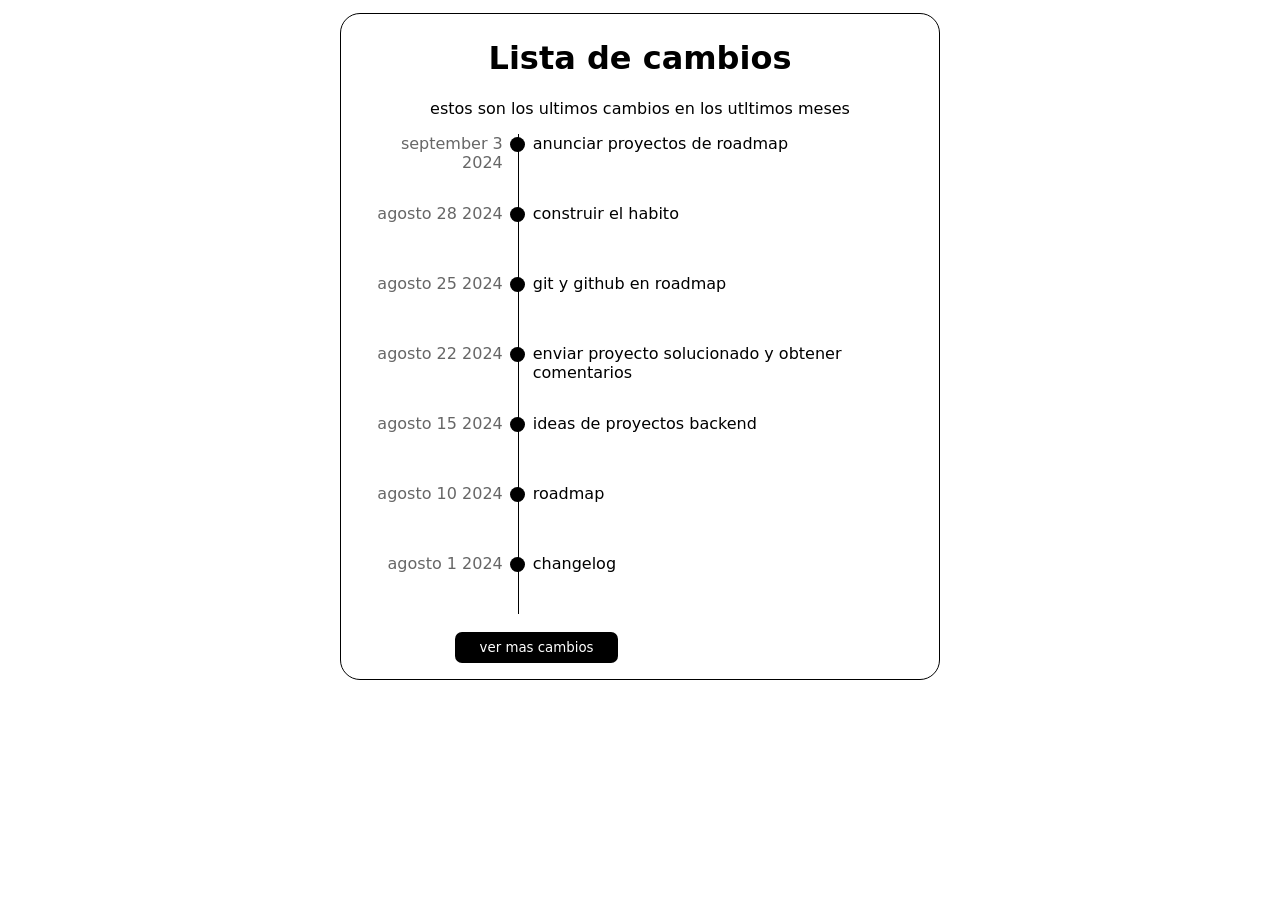
<file: CSS/02 - Changelog/index.html>
<!DOCTYPE html>
<html lang="en">
  <head>
    <link type="text/css" rel="stylesheet" href="style.css"/>
  </head>
  <body>
    <!DOCTYPE html>
<html lang="en">
<head>
  <meta charset="UTF-8">
  <meta name="viewport" content="width=device-width, initial-scale=1.0">
  <title>chagelog</title>
</head>
<body>
  <div class="changelog">
    <div class="chagelog__container">
      <h1 class="changelog__title">Lista de cambios</h1>
      <p>estos son los ultimos cambios en los utltimos meses</p>
    </div>
    <ul class="changelog__timeList">
      <li>
        <time datetime="2024-09-3">september 3 2024</time>
      </li>
      <li>
        <time datetime="2024-08-38">agosto 28 2024</time>
      </li>
      <li>
        <time datetime="2024-08-25">agosto 25 2024</time>
      </li>
      <li>
        <time datetime="2024-08-22">agosto 22 2024</time>
      </li>
      <li>
        <time datetime="2024-08-15">agosto 15 2024</time>
      </li>
      <li>
        <time datetime="2024-08-10">agosto 10 2024</time>
      </li>
      <li>
        <time datetime="2024-08-1">agosto 1 2024</time>
      </li>
    </ul>
    <ul class="changelog__descripcionList">
      <li>anunciar proyectos de roadmap</li>
      <li>construir el habito</li>
      <li>git y github en roadmap</li>
      <li>enviar proyecto solucionado y obtener comentarios</li>
      <li>ideas de proyectos backend</li>
      <li>roadmap</li>
      <li>changelog</li>
    </ul>
    <div class="chagelog__container">
      <button class="chagelog__button">ver mas cambios</button>
    </div>
  </div>
</body>
</html>
    <script type="module" src="script.js"></script>
  </body>
</html>
</file>
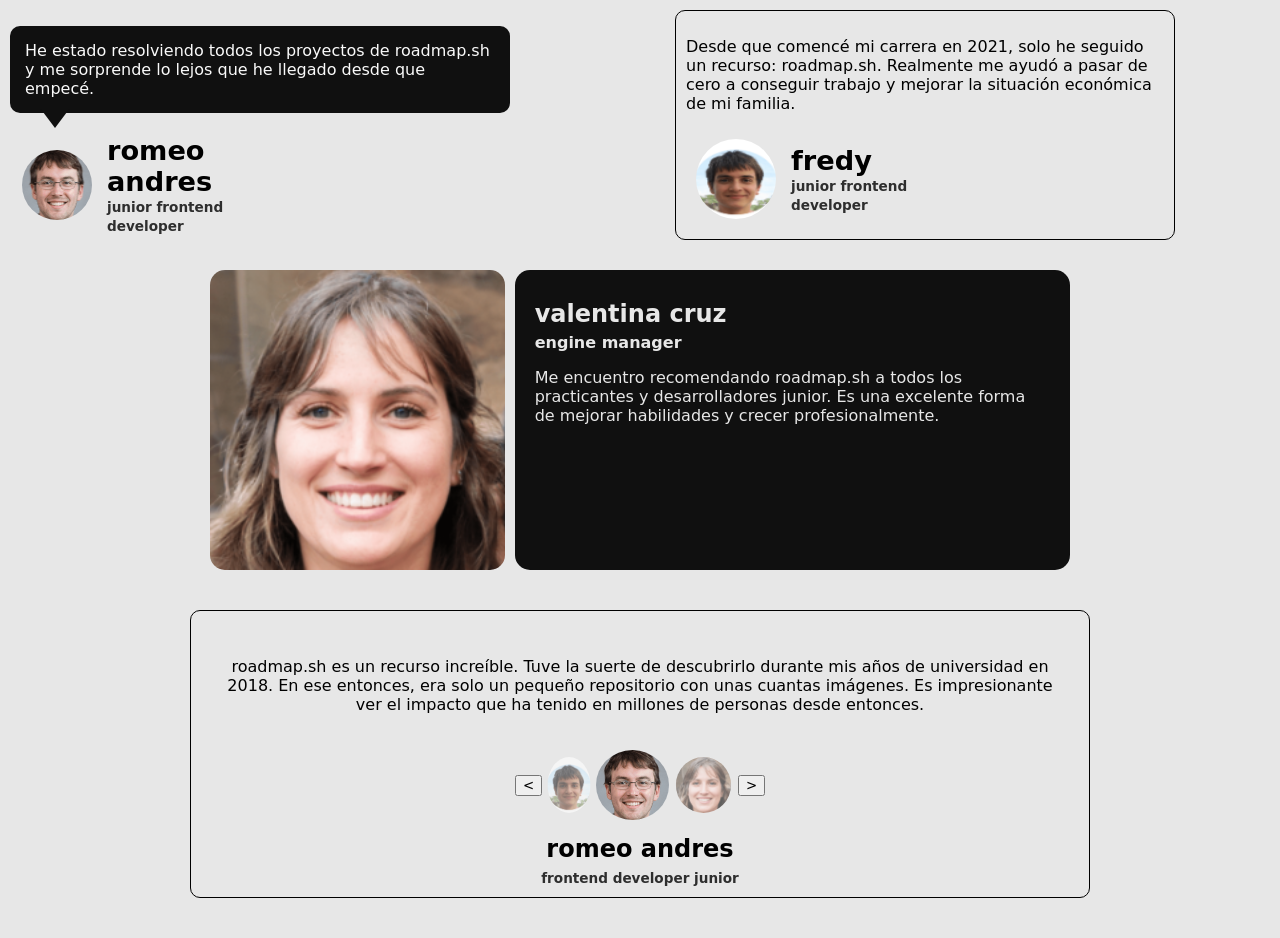
<file: CSS/03 -  Testimonial Cards/index.html>
<!doctype html>
<html lang="en">
  <head>
    <meta charset="UTF-8" />
    <meta name="viewport" content="width=device-width, initial-scale=1.0" />
    <title>Testimonial cards</title>
    <link rel="stylesheet" href="style.css" />
  </head>
  <body>
    <section class="card">
      <article class="card1">
        <p class="card1__comentario">
          He estado resolviendo todos los proyectos de roadmap.sh y me sorprende
          lo lejos que he llegado desde que empecé.
        </p>
        <figure class="card1__perfil">
          <img
            class="card1__img"
            src="assets/romeo-andres.png"
            alt="foto de romeo andres"
          />
          <figcaption class="card1__informacion">
            <h2 class="card1__nombre">romeo andres</h2>
            <span class="card1__cargo">
              <strong> junior frontend developer </strong>
            </span>
          </figcaption>
        </figure>
      </article>
      <article class="card2">
        <p class="card2__comentario">
          Desde que comencé mi carrera en 2021, solo he seguido un recurso:
          roadmap.sh. Realmente me ayudó a pasar de cero a conseguir trabajo y
          mejorar la situación económica de mi familia.
        </p>
        <figure class="card2__perfil">
          <img class="card2__img" src="assets/fredy.png" alt="foto de fredy" />
          <figcaption class="card2__informacion">
            <h2 class="card2__nombre">fredy</h2>
            <span class="card2__cargo"
              ><strong> junior frontend developer </strong></span
            >
          </figcaption>
        </figure>
      </article>
      <article class="card3">
        <img
          class="card3__img"
          src="assets/valentina.png"
          alt="foto de valentina cruz"
        />
        <div class="card3__contenedor">
          <div class="card3__perfil">
            <h2 class="card3__nombre">valentina cruz</h2>
            <span class="card3__cargo"><strong>engine manager</strong></span>
          </div>
          <p class="card3__comentario">
            Me encuentro recomendando roadmap.sh a todos los practicantes y
            desarrolladores junior. Es una excelente forma de mejorar
            habilidades y crecer profesionalmente.
          </p>
        </div>
      </article>
    </section>
    <section class="cards">
      <p class="cards__comentario">
        roadmap.sh es un recurso increíble. Tuve la suerte de descubrirlo
        durante mis años de universidad en 2018. En ese entonces, era solo un
        pequeño repositorio con unas cuantas imágenes. Es impresionante ver el
        impacto que ha tenido en millones de personas desde entonces.
      </p>
      <div class="cards__contenedor">
        <div class="cards__perfil">
          <button>&lt</button>
          <img class="cards__img cards__img--left" src="assets/fredy.png" />
          <img class="cards__img" src="assets/romeo-andres.png" alt="foto romeo andres" />
          <img class="cards__img cards__img--right" src="assets/valentina.png" />
          <button>&gt</button>
        </div>
        <div class="cards__informacion">
          <h2 class="cards__nombre">romeo andres</h2>
          <span class="cards__cargo"><strong>frontend developer junior</strong></span>
        </div>
      </div>
    </section>
  </body>
</html>
</file>
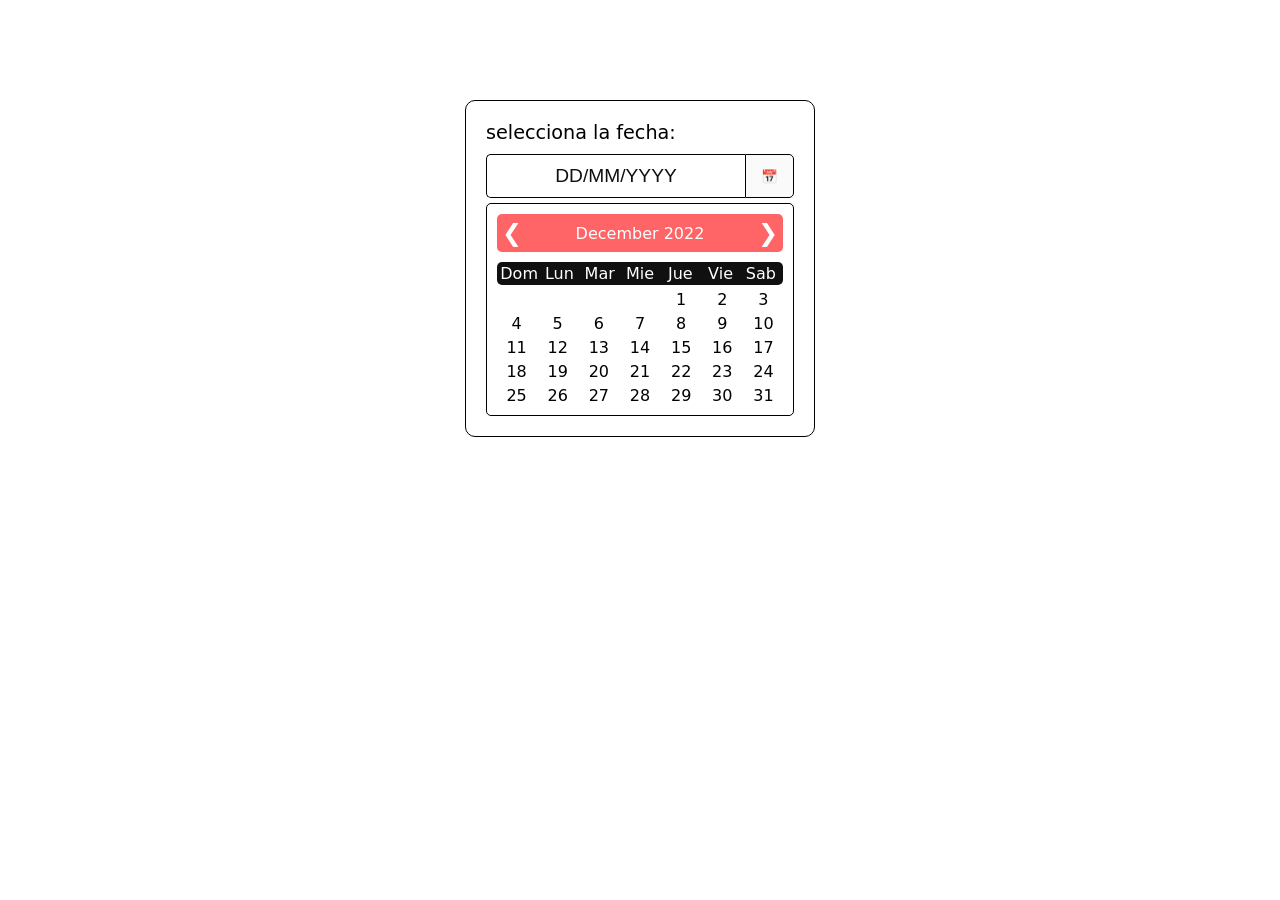
<file: CSS/04 - Data Picker/index.html>
<!DOCTYPE html>
<html lang="en">
<head>
    <meta charset="UTF-8">
    <meta name="viewport" content="width=device-width, initial-scale=1.0">

    <link rel="stylesheet" href="style.css">

    <title>Data picker</title>
</head>
<body>
    <form class="formulario">

        <label class="formulario__label" for="date">selecciona la fecha:</label>
        <div class="formulario__input-container">
            <input class="formulario__input" type="text" id="date" name="date" placeholder="DD/MM/YYYY">
            <button class="formulario__input-button" type="button">&#128197;</button>
        </div>

        <div class="calendario">
            <div class="calendario__header">
                <span class="calendario__prev">&#10094;</span>
                <div class="calendario__month-year">
                    <span class="calendario__month">December</span>
                    <span class="calendario__year">2022</span>
                </div>
                <span class="calendario__next">&#10095;</span>
            </div>
            <div class="calendario__body">
                <div class="calendario__weekdays">
                    <span>Dom</span>
                    <span>Lun</span>
                    <span>Mar</span>
                    <span>Mie</span>
                    <span>Jue</span>
                    <span>Vie</span>
                    <span>Sab</span>
                </div>
                <div class="calendario__days">
                    <span>1</span>
                    <span>2</span>
                    <span>3</span>
                    <span>4</span>
                    <span>5</span>
                    <span>6</span>
                    <span>7</span>
                    <span>8</span>
                    <span>9</span>
                    <span>10</span>
                    <span>11</span>
                    <span>12</span>
                    <span>13</span>
                    <span>14</span>
                    <span>15</span>
                    <span>16</span>
                    <span>17</span>
                    <span>18</span>
                    <span>19</span>
                    <span>20</span>
                    <span>21</span>
                    <span>22</span>
                    <span>23</span>
                    <span>24</span>
                    <span>25</span>
                    <span>26</span>
                    <span>27</span>
                    <span>28</span>
                    <span>29</span>
                    <span>30</span>
                    <span>31</span>
                </div>
            </div>
        </div>
    </form>
</body>
</html>
</file>
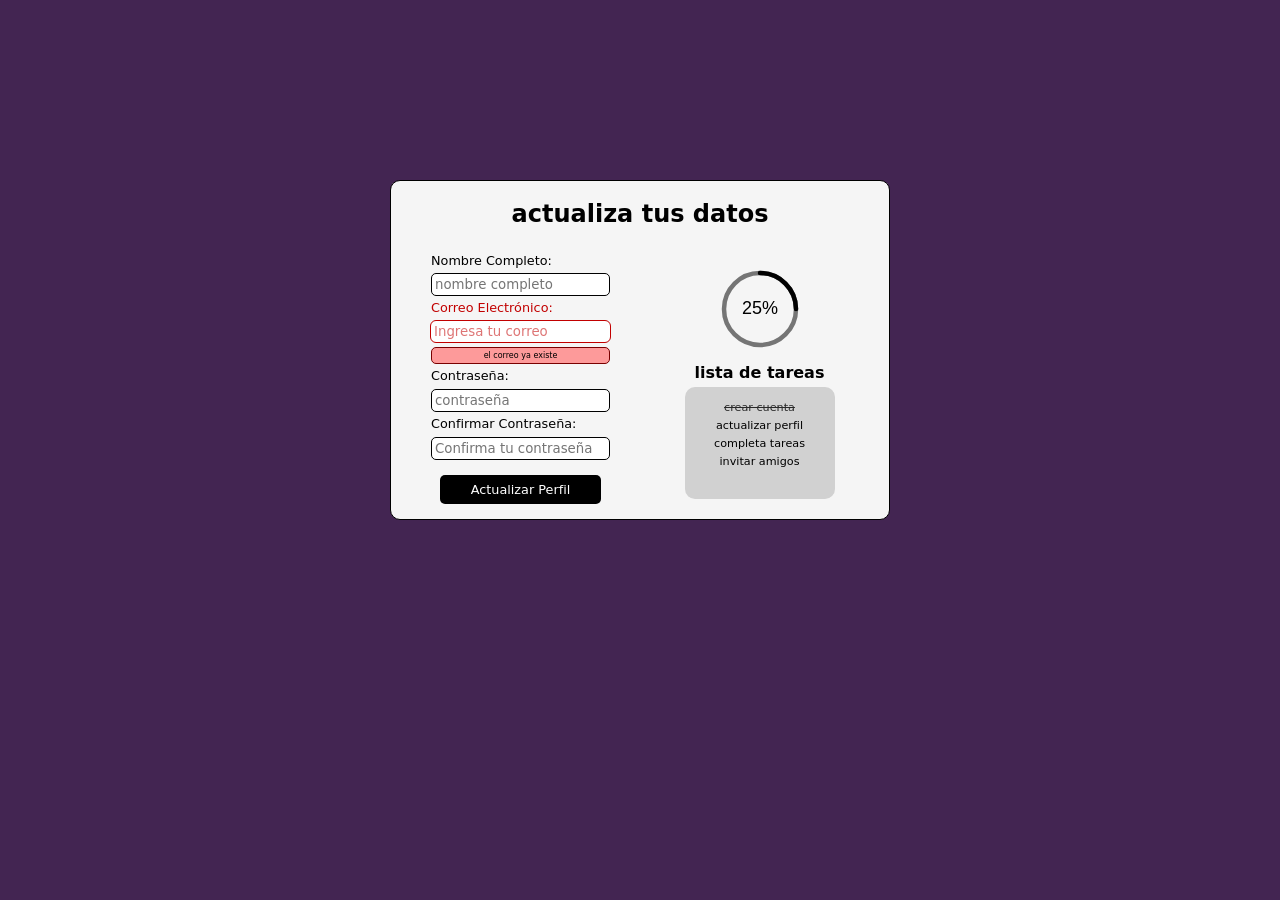
<file: CSS/05 - Form Ui/index.html>
<!doctype html>
<html lang="es">
  <head>
    <meta charset="UTF-8" />
    <meta name="viewport" content="width=device-width, initial-scale=1.0" />
    <title>Form UI</title>
    <link rel="stylesheet" href="normalize.css" />
    <link rel="stylesheet" href="style.css" />
  </head>
  <body>
    <main class="main">
      <h2 class="main__title">actualiza tus datos</h2>
      <div class="info">
        <object class="info__loading" data="assets/loading.svg" type="image/svg+xml"></object>
        <h3 class="info__title">lista de tareas</h3>
        <ul class="info__list">
          <li class="completed">crear cuenta</li>
          <li>actualizar perfil</li>
          <li>completa tareas</li>
          <li>invitar amigos</li>
        </ul>
      </div>
      <form class="form">
        <label for="name">Nombre Completo:</label>
        <input type="text" id="name" name="name" placeholder="nombre completo" required />

        <label class="form__emailLabel" for="email">Correo Electrónico:</label>
        <input class="form__email" type="email" id="email" name="email" placeholder="Ingresa tu correo" required />

        <div class="form__notif">
          <p>el correo ya existe</p>
        </div>

        <label for="password">Contraseña:</label>
        <input type="password" id="password" name="password" placeholder="contraseña" required />

        <label for="confirm-password">Confirmar Contraseña:</label>
        <input
          type="password"
          id="confirm-password"
          name="confirm-password"
          placeholder="Confirma tu contraseña"
          required
        />
        <button type="submit">Actualizar Perfil</button>
      </form>
    </main>
  </body>
</html>
</file>
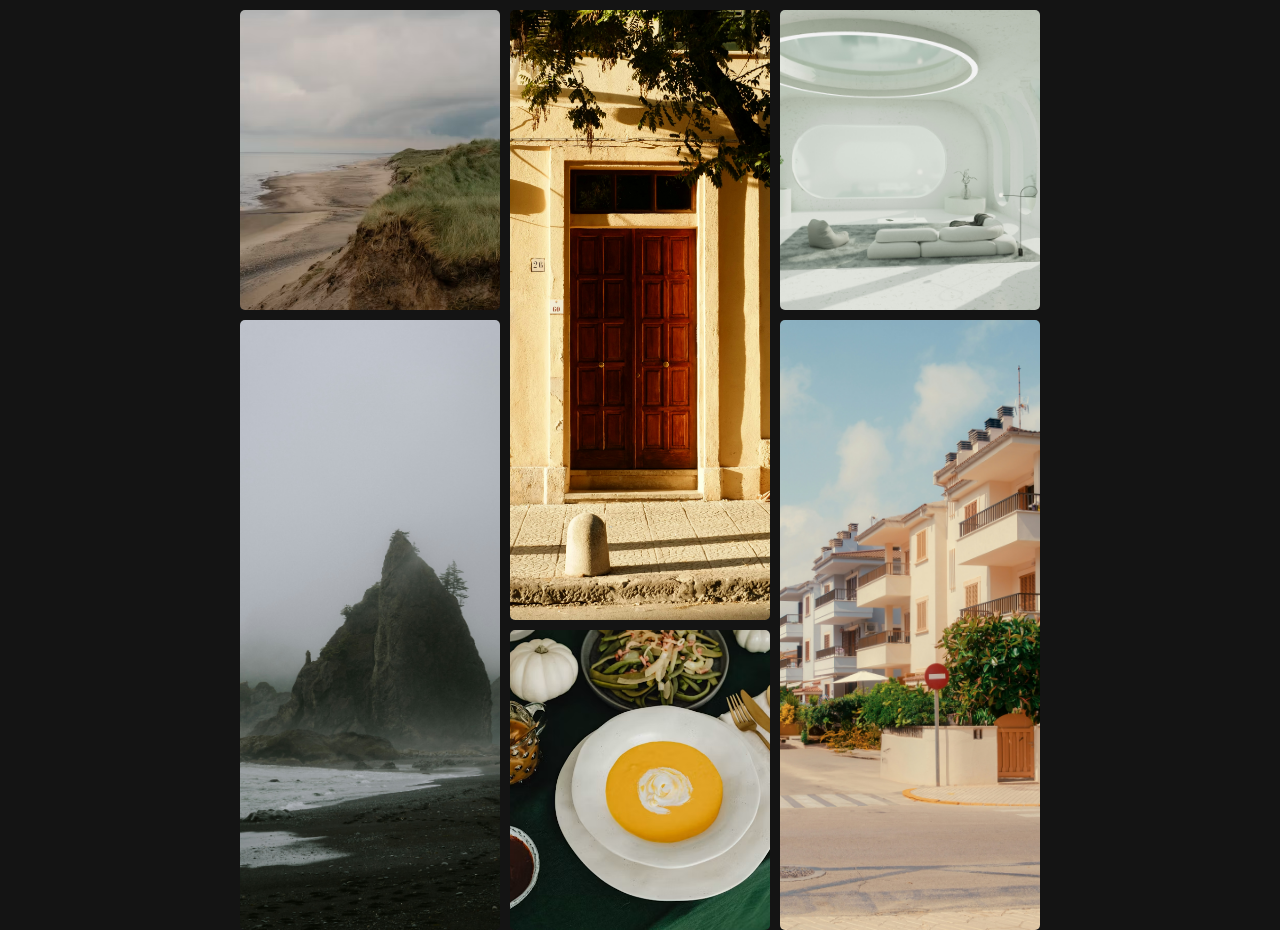
<file: CSS/06 - Image Grid Layout/index.html>
<!DOCTYPE html>
<html lang="en">
<head>
  <meta charset="UTF-8">
  <meta name="viewport" content="width=device-width, initial-scale=1.0">
  <title>Layaout css</title>

  <link rel="stylesheet" href="style.css">
</head>
<body>
  <main class="main">
    <img class="main__image" src="assets/foto1.avif" alt="foto1">
    <img class="main__image main__image--2" src="assets/foto2.jpg" alt="foto2">
    <img class="main__image" src="assets/foto3.jpg" alt="foto3">
    <img class="main__image main__image--2" src="assets/foto4.jpg" alt="foto4">
    <img class="main__image main__image--2" src="assets/foto5.jpg" alt="foto5">
    <img class="main__image" src="assets/foto6.avif" alt="foto6">
  </main>
</body>
</html>
</file>
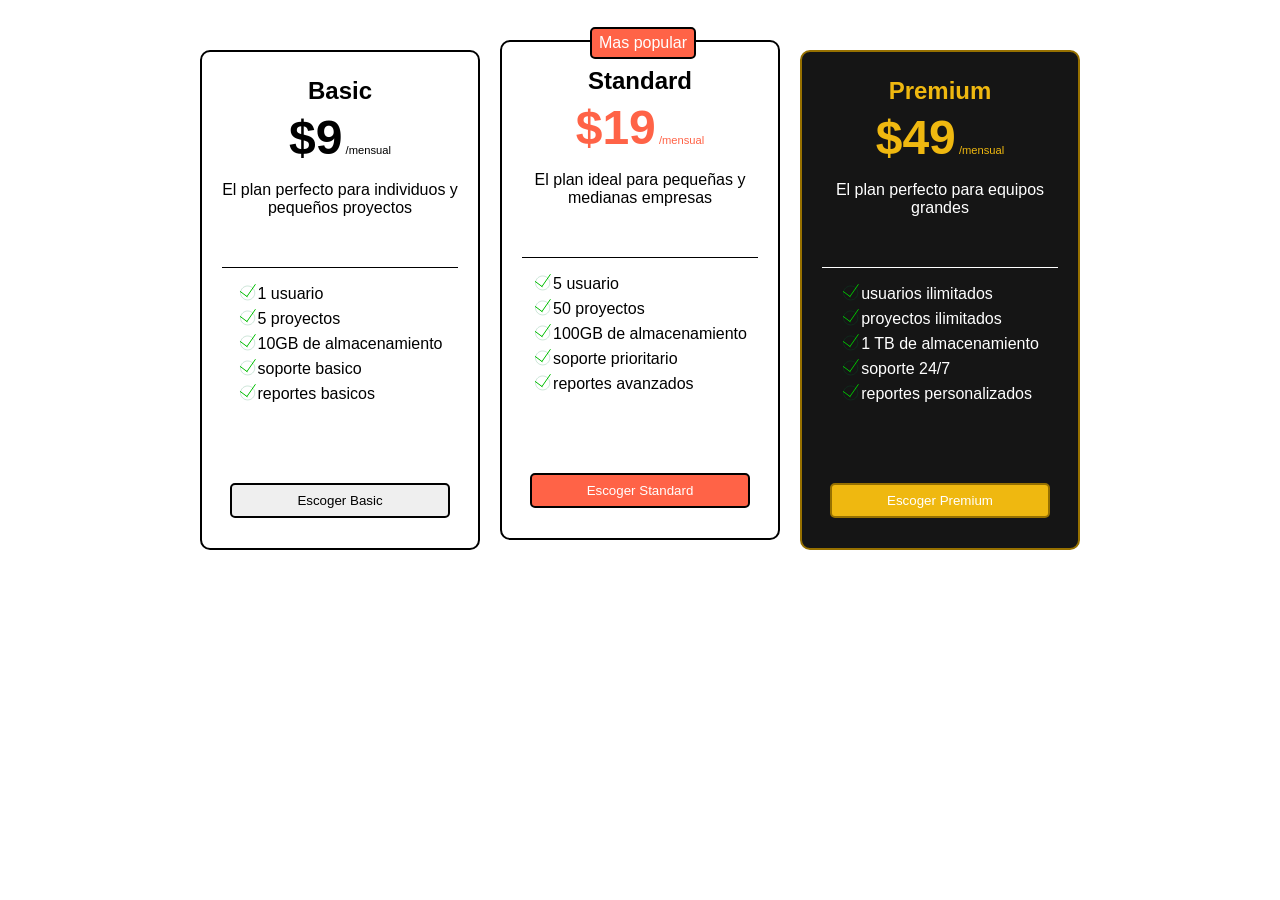
<file: CSS/08 - pricing cards/index.html>
<!DOCTYPE html>
<html lang="en">
<head>
  <meta charset="UTF-8">
  <meta name="viewport" content="width=device-width, initial-scale=1.0">
  <title>Precios</title>


  <link rel="stylesheet" href="style.css">
</head>
<body>
  <main class="main">
    <section class="pricing">
      <div class="pricing__card">
        <div class="pricing__container">
          <h2 class="pricing__title">Basic</h2>
          <p class="pricing__price"><span>$9</span> /mensual</p>
          <p class="pricing__description">El plan perfecto para individuos y pequeños proyectos</p>
        </div>
        <ul class="pricing__features">
          <li>1 usuario</li>
          <li>5 proyectos</li>
          <li>10GB de almacenamiento</li>
          <li>soporte basico</li>
          <li>reportes basicos</li>
        </ul>
        <button class="pricing__button">Escoger Basic</button>
      </div>

      <div class="pricing__card pricing__card-mostPopular">
        <div class="pricing__container">
          <h2 class="pricing__title">Standard</h2>
          <p class="pricing__price"><span>$19</span> /mensual</p>
          <p class="pricing__description">El plan ideal para pequeñas y medianas empresas</p>
        </div>
        <ul class="pricing__features">
          <li>5 usuario</li>
          <li>50 proyectos</li>
          <li>100GB de almacenamiento</li>
          <li>soporte prioritario</li>
          <li>reportes avanzados</li>
        </ul>
        <button class="pricing__button">Escoger Standard</button>
      </div>
      <div class="pricing__card pricing__card-Premium">
        <div class="pricing__container">
          <h2 class="pricing__title">Premium</h2>
          <p class="pricing__price"><span>$49</span> /mensual</p>
          <p class="pricing__description">El plan perfecto para equipos grandes</p>
        </div>
        <ul class="pricing__features">
          <li>usuarios ilimitados</li>
          <li>proyectos ilimitados</li>
          <li>1 TB de almacenamiento</li>
          <li>soporte 24/7</li>
          <li>reportes personalizados</li>
        </ul>
        <button class="pricing__button">Escoger Premium</button>
      </div>
    </section>
  </main>
</body>
</html>
</file>
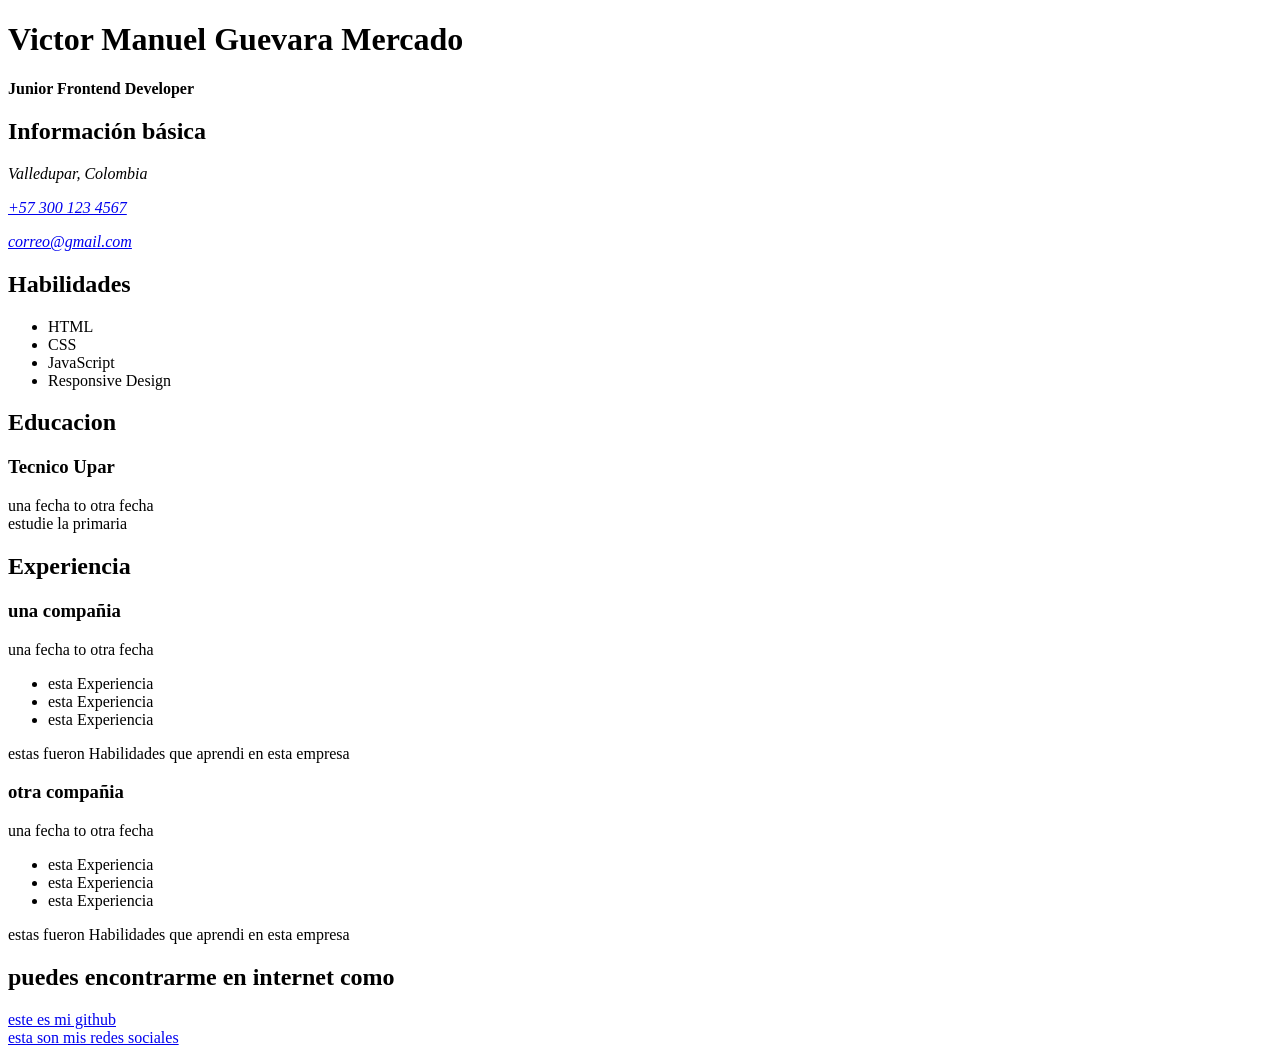
<file: html/01 - Single-Page-CV/index.html>
<!doctype html>
<html lang="en">
  <head>
    <meta charset="UTF-8" />
    <meta name="viewport" content="width=device-width, initial-scale=1.0" />
    <title>My CV</title>
  </head>
  <body>
    <main>
      <header>
        <h1>Victor Manuel Guevara Mercado</h1>
        <p><strong>Junior Frontend Developer</strong></p>
      </header>
      <section>
        <h2>Información básica</h2>
        <address>
          <p>Valledupar, Colombia</p>
          <p><a href="tel:+573001234567">+57 300 123 4567</a></p>
          <p><a href="mailto:correo@gmail.com">correo@gmail.com</a></p>
        </address>
      </section>
      <section>
        <h2>Habilidades</h2>
        <ul>
          <li>HTML</li>
          <li>CSS</li>
          <li>JavaScript</li>
          <li>Responsive Design</li>
        </ul>
      </section>
      <section>
        <h2>Educacion</h2>
        <article>
          <h3>Tecnico Upar</h3>
          <p>
            <time datetime="2024-02-20">una fecha</time>
            to
            <time datetime="2026-02-20">otra fecha</time>
            <br />

            estudie la primaria
          </p>
        </article>
      </section>
      <section>
        <h2>Experiencia</h2>
        <article>
          <h3>una compañia</h3>
          <p>
            <time datetime="2024-02-20">una fecha</time>
            to
            <time datetime="2026-02-20">otra fecha</time>
          </p>
          <ul>
            <li>esta Experiencia</li>
            <li>esta Experiencia</li>
            <li>esta Experiencia</li>
          </ul>
          <p>estas fueron Habilidades que aprendi en esta empresa</p>
        </article>
        <article>
          <h3>otra compañia</h3>
          <p>
            <time datetime="2024-02-20">una fecha</time>
            to
            <time datetime="2026-02-20">otra fecha</time>
          </p>
          <ul>
            <li>esta Experiencia</li>
            <li>esta Experiencia</li>
            <li>esta Experiencia</li>
          </ul>
          <p>estas fueron Habilidades que aprendi en esta empresa</p>
        </article>
      </section>
      <section>
        <h2>puedes encontrarme en internet como</h2>
        <a href="#github">este es mi github</a> <br />
        <a href="#otra">esta son mis redes sociales</a>
      </section>
    </main>
  </body>
</html>
</file>
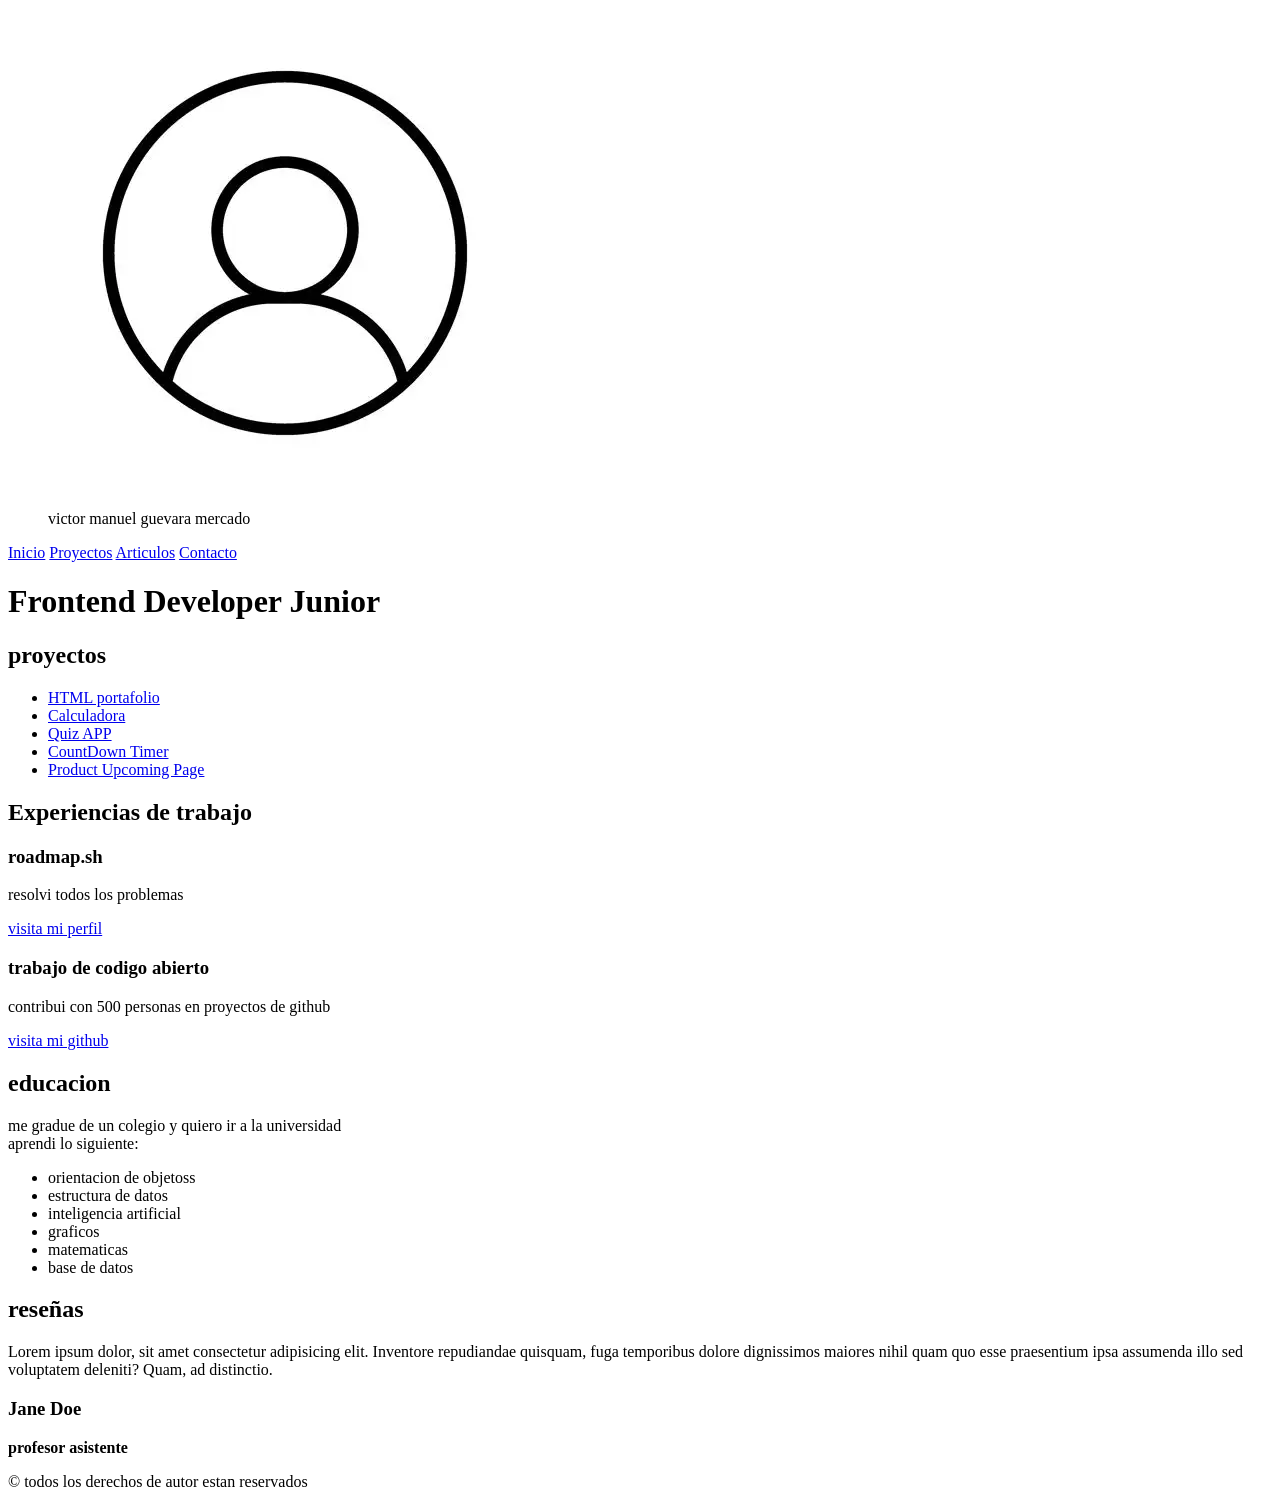
<file: html/02 - Basic-Website/index.html>
<!DOCTYPE html>
<html lang="es">
<head>
  <meta charset="UTF-8">
  <meta name="viewport" content="width=device-width, initial-scale=1.0">
  <meta name="description" content="Portafolio de Victor Manuel Guevara Mercado, Frontend Developer Junior especializado en HTML, CSS y JavaScript.">
  <title>Victor Guevara - Frontend Developer Junior</title>
</head>
<body>
  <header>
    <nav>
      <figure>
        <img src="assets/perfil.webp" alt="foto de perfil usuario">
        <p>victor manuel guevara mercado</p>
      </figure>
      <div>
        <a href="./index.html">Inicio</a>
        <a href="#proyectos">Proyectos</a>
        <a href="#Articulos">Articulos</a>
        <a href="#Contacto">Contacto</a>
      </div>
    </nav>
    <h1>Frontend Developer Junior</h1>
  </header>
  <main>
    <section>
      <h2>proyectos</h2>
      <ul>
        <li><a href="#HTMLPORTAFOLIO">HTML portafolio</a></li>
        <li><a href="#Calculadora">Calculadora</a></li>
        <li><a href="#QuizApp">Quiz APP</a></li>
        <li><a href="#Count">CountDown Timer</a></li>
        <li><a href="#Product">Product Upcoming Page</a></li>
      </ul>
    </section>
    <section>
      <h2>Experiencias de trabajo</h2>
      <article>
        <h3>roadmap.sh</h3>
        <p>resolvi todos los problemas</p>
        <a href="#profile">visita mi perfil</a>
      </article>
      <article>
        <h3>trabajo de codigo abierto</h3>
        <p>contribui con 500 personas en proyectos de github</p>
        <a href="#github">visita mi github</a>
      </article>
    </section>
    <section>
      <h2>educacion</h2>
      <p>
        me gradue de un colegio y quiero ir a la universidad <br>
        aprendi lo siguiente:
      </p>
      <ul>
        <li>orientacion de objetoss</li>
        <li>estructura de datos</li>
        <li>inteligencia artificial</li>
        <li>graficos</li>
        <li>matematicas</li>
        <li>base de datos</li>
      </ul>
    </section>
  </main>
  <footer>
    <section>
      <h2>reseñas</h2>
      <article>
        <p>Lorem ipsum dolor, sit amet consectetur adipisicing elit. Inventore repudiandae quisquam, fuga temporibus dolore dignissimos maiores nihil quam quo esse praesentium ipsa assumenda illo sed voluptatem deleniti? Quam, ad distinctio.</p>
        <h3>Jane Doe</h3>
        <p><strong>profesor asistente</strong></p>
      </article>
    </section>
    <p><span>&copy;</span> todos los derechos de autor estan reservados</p>
  </footer>
</body>
</html>
</file>
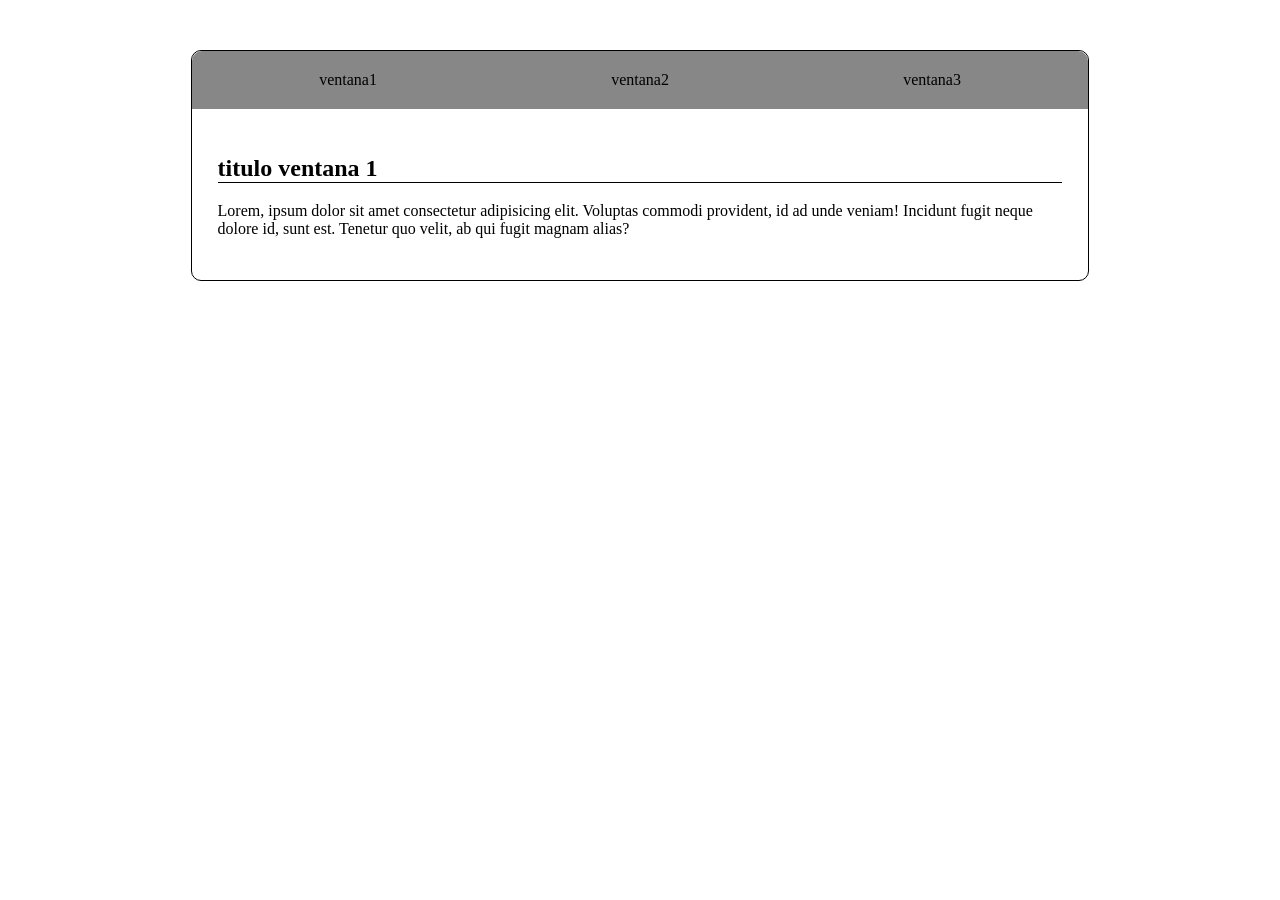
<file: javascript/02 - ProyectoJS-Tabs-main/index.html>
<!DOCTYPE html>
<html lang="en">
  <head>
    <meta charset="UTF-8">
    <link rel="stylesheet" href="./style.css">
    <meta name="viewport" content="width=device-width, initial-scale=1.0">
    <title>ProyectoJS</title>
  </head>
  <body>
    <div class="container">
      <nav class="container_nav">
        <a href="#" class="container_link" onclick="cambiarTab('tab1')" >ventana1</a>
        <a href="#" class="container_link" onclick="cambiarTab('tab2')" >ventana2</a>
        <a href="#" class="container_link" onclick="cambiarTab('tab3')" >ventana3</a>
      </nav>
      <main class="container_main">
        <section class="container_tab activa --tab1">
          <h2 class="container_title">titulo ventana 1</h2>
          <p class="container_text">
            Lorem, ipsum dolor sit amet consectetur adipisicing elit. Voluptas commodi provident, id ad unde veniam! Incidunt fugit neque dolore id, sunt est. Tenetur quo velit, ab qui fugit magnam alias?
          </p>
        </section>
        <section class="container_tab --tab2">
          <h2 class="container_title">titulo ventana 2</h2>
          <p class="container_text">
            Lorem ipsum dolor sit amet consectetur adipisicing elit. Quod, repudiandae ut dolores quaerat itaque necessitatibus alias delectus, porro assumenda enim, suscipit dolore saepe quas nisi labore molestiae quis magni doloremque.
          </p>
        </section>
        <section class="container_tab --tab3">
          <h2 class="container_title">titulo ventana 3</h2>
          <p class="container_text">
            Lorem ipsum dolor sit amet, consectetur adipisicing elit. Corporis veritatis molestias enim quasi expedita sunt modi vel, ipsum ducimus nisi quam, libero eius voluptatem id doloribus consequuntur quod, dolorum non.
          </p>
        </section>
      </main>
    </div>
    <script src="./script.js"></script>
  </body>
</html>
</file>
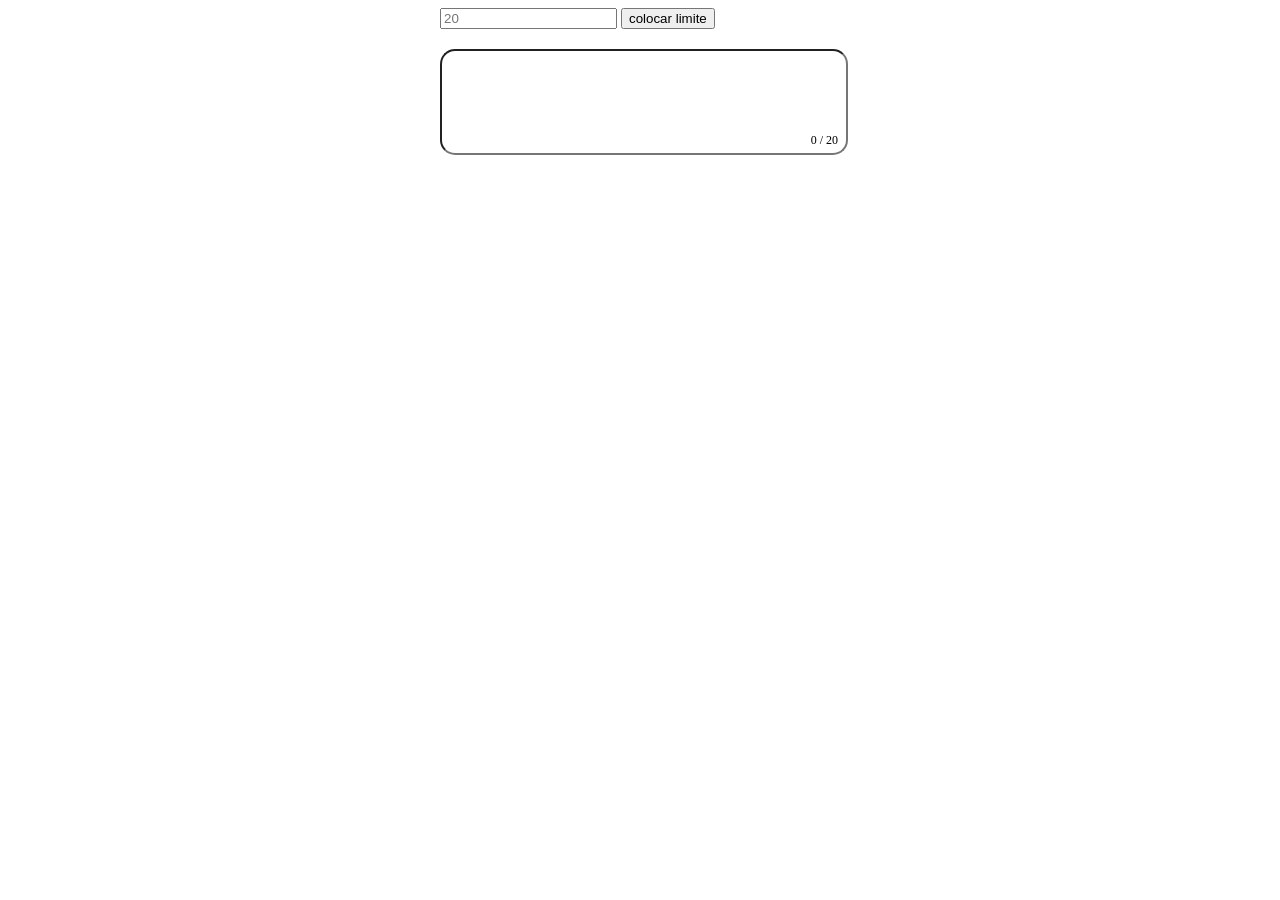
<file: javascript/03 - Restricted_Textarea/index.html>
<!DOCTYPE html>
<html lang="en">
  <head>
    <meta charset="UTF-8">
    <link rel="stylesheet" href="./style.css">
    <meta name="viewport" content="width=device-width, initial-scale=1.0">
    <title>Pen</title>
  </head>
  <body>
    <div class="container">
      <div class="container__form">
        <input class="container__setlimite" type="number" placeholder="20">
        <input class="container__button" type="button" value="colocar limite">
      </div>
      <input class="container__input" type="text">
      <span class="container__contador">
        <span class="container__contador--contador">0</span> 
        / 
        <span class="container__contador--limite">250</span>
      </span>
    </div>
    <script src="./script.js"></script>
  </body>
</html>
</file>
<file: CSS/02 - Changelog/style.css>
:root {
  --height-listItems: 60px; /*default: 60px*/
  --gap-listItems: 10px; /*default: 10px*/

  --distancia-list: 30px; /*default: 30px; */
  --size-viñeta: 15px; /*default: 15px*/
}

* {
  box-sizing: border-box;
  font-family: system-ui, -apple-system, BlinkMacSystemFont, 'Segoe UI', Roboto, Oxygen, Ubuntu, Cantarell, 'Open Sans', 'Helvetica Neue', sans-serif;
}

body {
  display: flex;
  justify-content: center;
  margin: 0;
}

.changelog {
  display: flex;
  padding: 2% 2%;
  margin: 1% 2%;
  border: 1px solid;
  border-radius: 20px;
  max-width: 600px;
  min-width: 300px;
  height: fit-content;

  flex-flow: row wrap;

  position: relative;
}

.chagelog__container {
  min-height: 40px;

  flex-basis: 100%;
  text-align: center;
}

.changelog__title {
  text-align: center;
  margin-top: 0;
}

.changelog__timeList {
  display: flex;
  margin: 0;
  padding: 0;

  flex-flow: column wrap;
  flex-grow: 1;
  gap: var(--gap-listItems);
  flex-basis: 10%;
  align-content: flex-end;

  list-style: none;
}

.changelog__timeList li {
  height: var(--height-listItems);

  text-align: end;
  white-space: wrap;

  color: rgba(0, 0, 0, 0.6);
}

.changelog__descripcionList {
  display: flex;
  margin: 0;
  padding: 0;
  min-width: 0;
  margin-left: var(--distancia-list);

  flex-flow: column wrap;
  flex-basis: 10%;
  flex-grow: 4;
  gap: var(--gap-listItems);

  list-style: none;

  position: relative;

  &::before {
    content: "";
    height: 100%;
    width: 1px;

    background-color: black;

    position: absolute;
    left: calc(var(--distancia-list)/2*-1);
  }
}

.changelog__descripcionList li {
  flex-grow: 1;
  height: var(--height-listItems);
  position: relative;

  &::before {
    content: "";
    width: var(--size-viñeta);
    height: var(--size-viñeta);
    background: black;
    border-radius: 50%;
    
    position: absolute;
    left: calc(var(--size-viñeta) *-1 - (var(--distancia-list) - var(--size-viñeta))/2);
    top: 3px;
  }
}

.chagelog__button {
  position: absolute;
  left: 19%;
  bottom: 2.5%;

  border: 0;
  border-radius: 7px;
  padding: 8px 25px;

  background-color: black;
  color: white;

  transition: 
    background-color .5s,
    box-shadow 0.2s;

  &:hover {
    background-color: rgba(0, 0, 0, 0.6);
    box-shadow: 3px 3px rgba(0, 0, 0, 0.3);
  }
}
</file>
<file: CSS/03 -  Testimonial Cards/style.css>
body {
  margin: 0;
  background-color: #e7e7e7;
}

body * {
  font-family: system-ui, -apple-system, BlinkMacSystemFont, 'Segoe UI', Roboto, Oxygen, Ubuntu, Cantarell, 'Open Sans', 'Helvetica Neue', sans-serif;
  box-sizing: border-box;
}

.card {
  display: grid;

  grid-template-columns: 1fr 1fr;
  gap: 20px 50px;
  justify-items: start;
  align-items: start;
}

/* primera card */

.card1 {
  padding: 10px;
}

.card1__comentario {
  padding: 15px;
  max-width: 500px;

  margin-bottom: 22px;
  
  border-radius: 10px;
  color: #fafafa;
  background-color: #101010;

  position: relative;

  &::after {
    content: "";

    position: absolute;
    bottom: -15px;
    left: 30px;

    border-left: 15px solid transparent;
    border-right: 15px solid transparent;
    border-top: 20px solid #101010;
  }
}

.card1__perfil {
  display: flex;
  gap: 15px;

  margin: 0;

  padding: 0 12px;

  align-items: center;

  width: 100%;
  max-width: 300px;
}

.card1__img {
  width: 70px;
  height: 70px;
  border-radius: 50%;
}

.card1__informacion {
  flex-basis: 30%;
  flex-grow: 1;
  
  max-width: 180px;
}

.card1__nombre {
  margin: 0;

  font-size: 1.7em;
}

.card1__cargo {
  font-size: .85em;
  opacity: .8;
}

/* segunda card */

.card2 {
  border: 1px solid;
  padding: 10px;
  margin: 10px;
  border-radius: 10px;
  max-width: 500px;
}

.card2__perfil {
  display: flex;
  gap: 15px;

  margin: 0;

  padding: 10px;

  align-items: center;

  width: 100%;
  max-width: 300px;

  border-radius: 10px;
}

.card2__img {
  width: 80px;
  height: 80px;
  border-radius: 50%;
}

.card2__informacion {
  flex-basis: 30%;
  flex-grow: 1;
  
  max-width: 180px;
}

.card2__nombre {
  margin: 0;

  font-size: 1.7em;
}

.card2__cargo {
  font-size: .85em;
  opacity: .8;
}

/* card 3 */

.card3 {
  display: flex;
  gap: 10px;
  padding: 0 20px;

  height: 30vw;
  max-height: 300px;
  width: 90%;
  max-width: 900px;

  justify-self: center;

  grid-column: 2 span;
}

.card3__img {
  border-radius: 15px;
  height: 100%;
  flex-grow: 0;
} 

.card3__contenedor {
  background-color: #101010;
  border-radius: 15px;
  padding: 10px 20px;
  color: #e7e7e7;
  padding-bottom: 50px;
  flex-basis: 50%;
  flex-grow: 1;
  height: 100%;
}

.card3__nombre {
  margin-bottom: 5px;
}

.cards {
  margin: 20px;
  border: 1px solid;
  padding: 10px;
  border-radius: 10px;
  max-width: 900px;
  margin: 40px auto;
}

.cards__comentario {
  text-align: center;
  padding: 20px;
}

.cards__contenedor {
  display: flex;
  flex-flow: column nowrap;
  gap: 10px;
  justify-content: center;
}

.cards__perfil {
  display: flex;
  justify-content: center;
  align-items: center;
}

.cards__img {
  height: 70px;
  border-radius: 50%;
}

.cards__img--left, .cards__img--right {
  scale: 0.8;
  opacity: .6;
}

.cards__informacion {
  text-align: center;

  & h2 {
    margin: 5px;
  }
}

.cards__cargo {
  font-size: .85em;
  opacity: .8;
}

/* para celulares */
@media (max-width: 800px) {
  .card {
    grid-template-columns: 1fr;
    justify-items: center;
    gap: 50px;
  }

  .card3 {
    width: 100%;
    grid-column: 1;
    height: 300px;
  }

  .card3__img {
    align-self: center;
    height: 40vw;
  }

  .cards {
    margin: 20px;
  }
}
</file>
<file: CSS/04 - Data Picker/style.css>
body {
    margin: 0;
    font-family: system-ui, -apple-system, BlinkMacSystemFont, 'Segoe UI', Roboto, Oxygen, Ubuntu, Cantarell, 'Open Sans', 'Helvetica Neue', sans-serif;
}

body * {
    box-sizing: border-box;
}

.formulario {
    width: min(350px, 90vw);
    min-height: 200px;
    margin: 100px auto;
    padding: 20px;
    border: 1px solid;
    border-radius: 10px;
}

.formulario__label {
    display: block;
    margin-bottom: 10px;
    font-size: 1.2rem;
}

.formulario__input-container {
    width: 100%;
    display: flex;
}

.formulario__input {
    padding: 10px 5px;
    font-size: 1.2rem;
    border: 1px solid;
    border-right: none;
    border-bottom-left-radius: 5px;
    border-top-left-radius: 5px;
    flex-grow: 1;
}

.formulario__input::placeholder {
    text-align: center;
    color: #101010;
} 

.formulario__input-button {
    background-color: #fafafa;
    padding: 10px 15px;
    border: 1px solid;
    border-top-right-radius: 5px;
    border-bottom-right-radius: 5px;
    cursor: pointer;

    &:hover {
        background-color: #e4e3e3;
    }

    &:active {
        background-color: #6b6b6b;
    }
}

.calendario {
    width: 100%;
    display: flex;
    flex-flow: column nowrap;
    align-items: center;
    margin-top: 5px;
    padding: 10px;
    border: 1px solid;
    border-radius: 5px;
}

.calendario__header {
    display: flex;
    flex-flow: row nowrap;
    justify-content: space-between;
    align-items: center;
    width: 100%;
    margin-bottom: 10px;
    background-color: #ff6467;
    color: #fff;
    border-radius: 5px;
}

.calendario__prev,
.calendario__next {
    font-size: 1.5rem;
    cursor: pointer;
    padding: 5px;
    border-radius: 5px;

    &:hover {
        background-color: #b33a3a;
    }

    &:active {
        background-color: #801a11;
    }
}

.calendario__month-year * {
    cursor: pointer;

    &:hover {
        text-decoration: underline;
    }
}

.calendario__body {
    width: 100%;
}

.calendario__weekdays {
    display: grid;
    grid-template-columns: repeat(7, 1fr);
    width: 100%;
    margin-bottom: 5px;
    justify-items: center;
    background-color: #101010;
    color: #fff;
    padding: 2px;
    border-radius: 5px;
}

.calendario__days {
    display: grid;
    grid-template-columns: repeat(7, 1fr);
    width: 100%;
    gap: 5px 2px;

    & * {
        width: 100%;
        height: 100%;
        text-align: center;
    }
}

.calendario__days span {
    border-radius: 2px;
    cursor: pointer;
    transition: background-color .2s ease;
    user-select: none;

    

    &:hover {
        background-color: #bebebe;
        color: #fff;
    }

    &:active {
        background-color: #1d1d1d;
        color: #fff;
    }
}

.calendario__days span:first-child {
    grid-column-start: 5;
}
</file>
<file: CSS/05 - Form Ui/style.css>
body {
  margin: 0;
  background-color: #432552;
}

body * {
  font-family: system-ui, -apple-system, BlinkMacSystemFont, 'Segoe UI', Roboto, Oxygen, Ubuntu, Cantarell, 'Open Sans', 'Helvetica Neue', sans-serif;
  box-sizing: border-box;
}

.main { 
  background-color: #f5f5f5;
  display: grid;
  grid-template-columns: 1fr;
  grid-template-rows: min(50px, 10%) repeat(auto-fit, 1fr);
  gap: 20px 10px;

  padding: min(15px, 2vw);
  margin: 20px max(5px, 10vw);
  border: 1px solid #000;
  border-radius: 10px;

  max-width: 500px;
}

.main__title {
  text-align: center;
  margin: 5px;
  grid-column: 1 / -1;
}

/* ------------------------------------- MAIN FORM */

.info {
  display: flex;
  flex-flow: column nowrap;
  align-items: center;
  
}

.info__loading {
  width: 90px;
  height: 90px;
  margin: 10px;
}

.info__title {
  margin: 0;
  font-size: 1rem;
}

.info__list {
  text-align: center;
  list-style: none;
  padding: 10px;
  margin: 5px;
  background-color: #d1d1d1;
  border-radius: 10px;
  width: 150px;

  flex-grow: 1;
}

.info__list li {
  font-size: 0.7rem;
  margin: 5px;
}

.info__list li.completed {
  text-decoration: line-through;
  opacity: 0.8;
}

/* ------------------------------------- FORM */

.form {
  display: flex;
  flex-flow: column nowrap;
  align-items: center;
  gap: 5px;
  margin: auto;
  align-items: start;
}

.form label {
  font-size: 0.8rem;
}

.form input {
  width: 100%;
  padding: 3px;
  border-radius: 5px;
  border: 1px solid #000;
}

input.form__email {
  border: 0;
  outline: 1px solid #c20000;
  color: #c20000;
}

.form__emailLabel {
  color: #c20000;
  font-size: 0.8rem;
}

.form__notif {
  font-size: 0.5rem;
  width: 100%;
  border-radius: 5px;
  background-color: #fd9a9a;
  color: #000;
  margin: 0;
  padding: 3px;
  border: 1px solid #790000;
}

.form__notif p {
  margin: 0;
  text-align: center;
}

.form button {
  background-color: #000;
  color: #fff;
  padding: 7px;
  border-radius: 5px;
  border: 0;
  align-self: center;
  width: 90%;
  font-size: .8rem;
  margin-top: 10px;
}
/*------------------------------------- FOR DESKTOP */

@media (min-width: 600px) {
  .main {
    grid-template-columns: 1fr 1fr;
    grid-template-rows: min(50px, 10%) repeat(auto-fit, 1fr);

    margin: 20vh auto;
  }

  .main__title {
    grid-column: 1 / -1;
  }

  .info {
    order: 4;
  }

  .form {
    order: 3;
  }
}
</file>
<file: CSS/06 - Image Grid Layout/style.css>
body {
  margin: 0;
  background-color: #141414;
}

body * {
  box-sizing: border-box;
}

.main {
  display: grid;
  max-width: 800px;
  height: 100vh;
  grid-template-columns: repeat(auto-fit, minmax(250px, 1fr));
  gap: 10px;
  grid-auto-rows: calc(100vh/3);
  margin: 10px auto;
}

.main__image {
  width: 100%;
  height: 100%;
  object-fit: cover;
  border-radius: 5px;
}

.main__image--2 {
  grid-row: span 2;
}
</file>
<file: CSS/08 - pricing cards/style.css>
body {
  margin: 0;
}

body * {
  box-sizing: border-box;
  font-family: sistem-ui, -apple-system, BlinkMacSystemFont, "Segoe UI", Roboto, "Helvetica Neue", Arial, sans-serif;
}

.pricing {
  position: relative;
  display: flex;
  flex-flow: row nowrap;
  justify-content: center;
  gap: 20px;
  margin: 50px auto;
  max-width: 900px;
  width: 100%;
}

.pricing__card {
  border-radius: 10px;
  display: flex;
  flex-flow: column nowrap;
  align-items: center;
  padding: 20px;
  border: 2px solid #000;
  width: 280px;
  height: 500px;
  position: relative;

  &.pricing__card-mostPopular {
    transform: translateY(-10px);

    &::after {
      position: absolute;
      top: -15px;
      left: calc(50% - 50px);
      content: "Mas popular";
      border: 2px solid #000;
      background-color: tomato;
      color: #fff;
      border-radius: 5px;
      padding: 5px 7px;
      max-width: 100px;
    }

    & .pricing__price {
      color: tomato;
    }

    & .pricing__button {
      background-color: tomato;
      color: #fff;
    }
  }

  &.pricing__card-Premium {
    background-color: #151515;
    color: #fff;
    border-color: #967000;

    & .pricing__title {
      color: #efb810;
    }

    & .pricing__price {
      color: #efb810;
    }

    & .pricing__button {
      background-color: #efb810;
      color: #fff;
      border-color: #967000;
    }
  }
}

.pricing__container {
  text-align: center;
  border-bottom: 1px solid;
  height: 43%;
}

.pricing__title {
  margin: 5px;
}

.pricing__price {
  margin: 5px;
  font-size: .7em;

  & span {
    font-size: 3rem;
    font-weight: bold;
  }
}


.pricing__features {
 list-style: none;
 padding-left: 20px;
 margin: 10px 0;
  
  & li {
    position: relative;
    margin: 7px 0;

    &::after {
      content: "";
      width: 20px;
      height: 20px;
      position: absolute;
      left: -20px;
      bottom: 0;
      background-image: url(assets/chulito.svg);
      background-size: contain;
      background-repeat: none;
    }
  }
}

.pricing__button {
  position: absolute;
  bottom: 30px;
  width: 80%;
  padding: 8px;
  border: 2px solid #000;
  border-radius: 5px;
  cursor: pointer;
}

@media screen and (width < 800px) {
  .pricing {
    flex-flow: column nowrap;
    align-items: center;
    gap: 35px;
  }

  .pricing__card.pricing__card-mostPopular {
    transform: translateY(0);
  }
}
</file>
<file: javascript/02 - ProyectoJS-Tabs-main/style.css>
body {
  margin: 0;
}

.container {
  width: 70vw;
  margin: auto; margin-top: 50px;
  border: 1px solid #000;
  border-radius: 10px;
}

.container_nav {
  background-color: #878787;
  padding: 10px;
  display: flex;
  flex-direction: row;
  justify-content: space-around;
  border-top-left-radius: 10px;
  border-top-right-radius: 10px;
}

.container_link {
  color: #000;
  margin: 10px 4vw;
  text-decoration: none;
  transition: 1.5s;
}

.container_link:hover {
  background-color: #454545;
  margin: 0px;
  padding: 10px 4vw;
  color: #fff;
  border-radius: 5px;
}

.container_main {
  padding: 2vw;
}

.container_tab {
  display: none;
}

.container_tab.activa {
  display: block
}

.container_title {
  border-bottom: 1px solid;
}
</file>
<file: javascript/03 - Restricted_Textarea/style.css>
.container {
  margin: auto;
  width: 400px;
  height: 100px;
  position: relative;
}

.container__form {
  margin-bottom: 20px;
}

.container__input {
  width: 100%;
  height: 100%;
  border-radius: 15px;
}

.container__contador {
  font-size: 12px;
  position: absolute;
  bottom: -40px;
  right: 2px;
}
</file>
